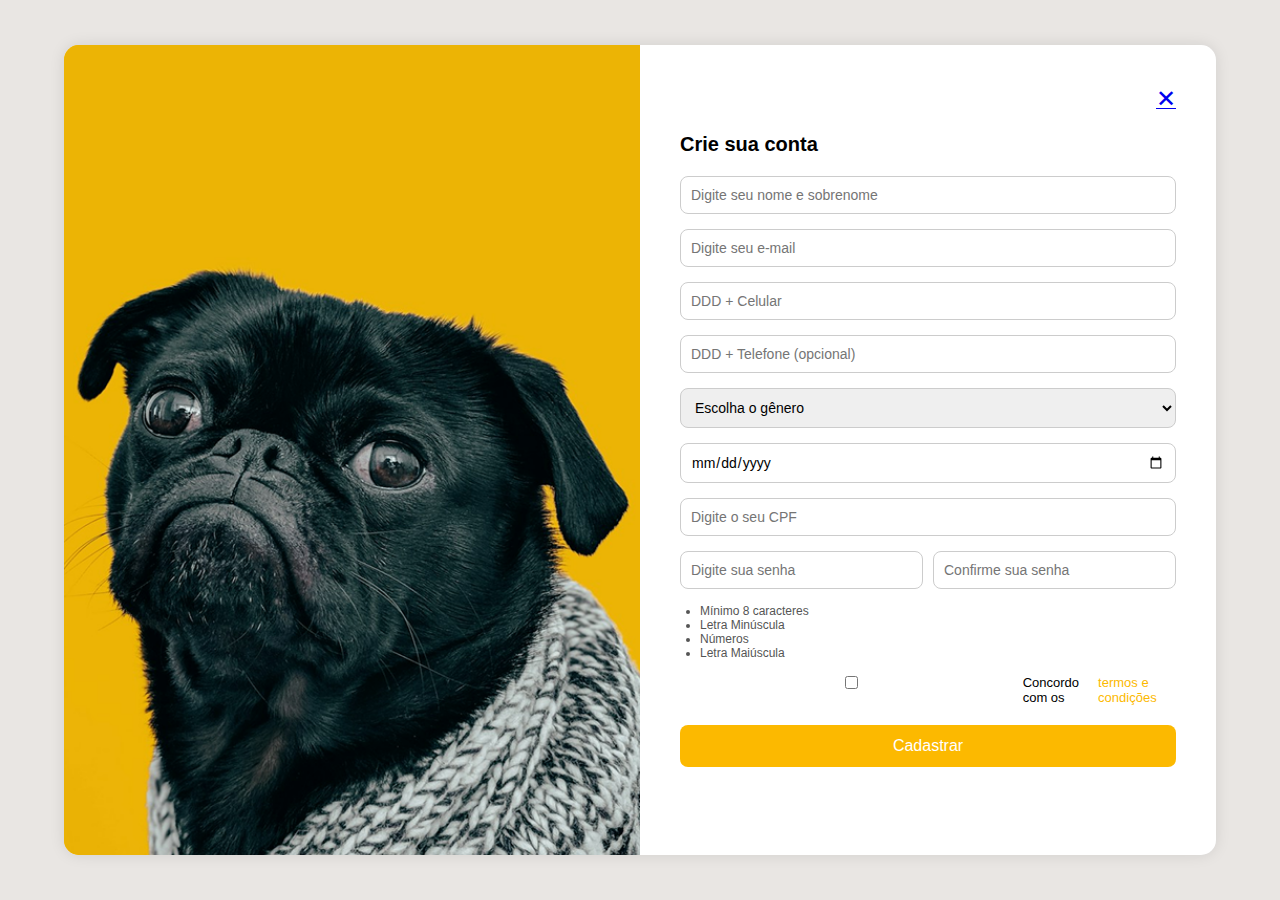
<file: cadastro2.html>
<!DOCTYPE html>
<html lang="pt-br">
<head>
  <meta charset="UTF-8" />
  <meta name="viewport" content="width=device-width, initial-scale=1.0" />
  <title>Cadastro - Oh My Dog</title>
  <link rel="stylesheet" href="css/cadastro2.css" />
</head>
<body>
  <div class="container">
    <div class="image-section">
      <img src="img/cachorropreto.png" alt="Cachorro estiloso" />
    </div>
    <div class="form-section">
      <div class="form-box">
        <div class="logo-close">
          <span class="logo"></span>
          <a href="index.html">
          <span class="close">✕</span>
        </a>
        </div>
        <h2>Crie sua conta</h2>
        <form>
          <input type="text" placeholder="Digite seu nome e sobrenome" required />
          <input type="email" placeholder="Digite seu e-mail" required />
          <input type="text" placeholder="DDD + Celular" required />
          <input type="text" placeholder="DDD + Telefone (opcional)" />
          
          <select>
            <option disabled selected>Escolha o gênero</option>
            <option>Feminino</option>
            <option>Masculino</option>
            <option>Outro</option>
            <option>Prefiro não dizer</option>
          </select>
          
          <input type="date" placeholder="Digite a data de nascimento" />
          <input type="text" placeholder="Digite o seu CPF" />
          
          <div class="passwords">
            <input type="password" placeholder="Digite sua senha" required />
            <input type="password" placeholder="Confirme sua senha" required />
          </div>

          <ul class="password-rules">
            <li>Mínimo 8 caracteres</li>
            <li>Letra Minúscula</li>
            <li>Números</li>
            <li>Letra Maiúscula</li>
          </ul>

          <label class="terms">
            <input type="checkbox" required />
            Concordo com os <a href="#">termos e condições</a>
          </label>

          <button type="submit">Cadastrar</button>
        </form>
      </div>
    </div>
  </div>
</body>
</html>
</file>
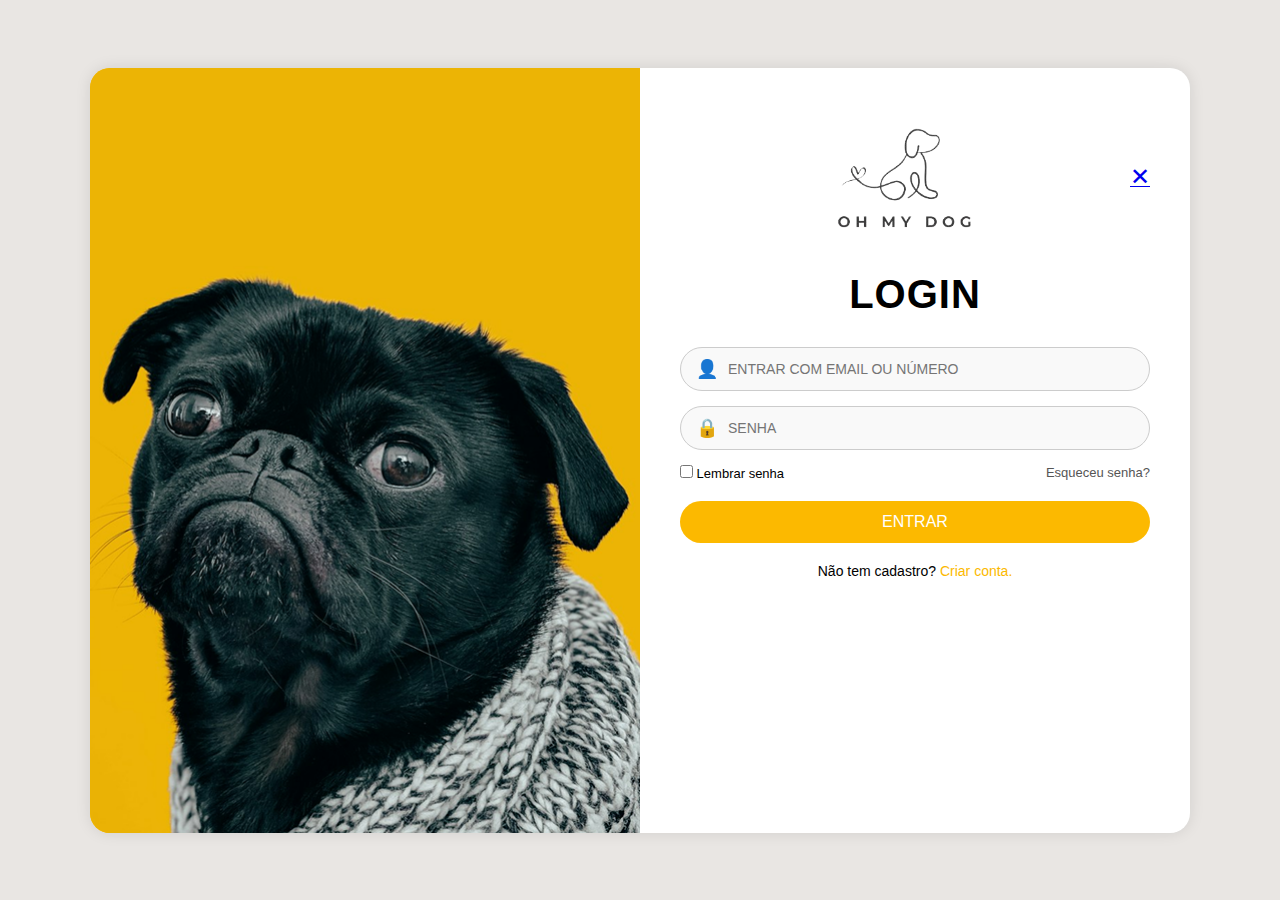
<file: login2.html>
<!DOCTYPE html>
<html lang="pt-br">
<head>
  <meta charset="UTF-8" />
  <meta name="viewport" content="width=device-width, initial-scale=1.0" />
  <title>Login - Oh My Dog</title>
  <link rel="stylesheet" href="css/login2.css" />
</head>
<body>
  <div class="container">
    <div class="image-section">
      <img src="img/cachorropreto.png" alt="Cachorro estiloso" />
    </div>
    <div class="login-section">
      <div class="form-box">
        <div class="top-bar">
          <img src="img/logo0.2-removebg-preview.png" alt="Oh My Dog" class="logo" />
          <a href="index.html">
          <span class="close">✕</span>
          </a>
        </div>
        <h2>LOGIN</h2>
        <form>
          <div class="input-icon">
            <span>👤</span>
            <input type="text" placeholder="ENTRAR COM EMAIL OU NÚMERO" required />
          </div>

          <div class="input-icon">
            <span>🔒</span>
            <input type="password" placeholder="SENHA" required />
          </div>

          <div class="form-options">
            <label>
              <input type="checkbox" />
              Lembrar senha
            </label>
            <a href="#">Esqueceu senha?</a>
          </div>

          <button type="submit">ENTRAR</button>

          <p class="register-link">Não tem cadastro? <a href="cadastro2.html">Criar conta.</a></p>
        </form>
      </div>
    </div>
  </div>
</body>
</html>
</file>
<file: css/cadastro2.css>
* {
    margin: 0;
    padding: 0;
    box-sizing: border-box;
    font-family: 'Arial', sans-serif;
  }
  
  body {
    height: 100vh;
    background-color: #e9e6e3;
    display: flex;
    justify-content: center;
    align-items: center;
  }
  
  .container {
    display: flex;
    width: 90%;
    max-width: 1200px;
    height: 90vh;
    background: white;
    border-radius: 15px;
    overflow: hidden;
    box-shadow: 0 0 15px rgba(0,0,0,0.1);
  }
  
  .image-section {
    width: 50%;
    background-color: #fcb900;
  }
  
  .image-section img {
    width: 100%;
    height: 100%;
    object-fit: cover;
  }
  
  .form-section {
    width: 50%;
    padding: 40px;
    position: relative;
  }
  
  .form-box {
    width: 100%;
    height: 100%;
    position: relative;
  }
  
  .logo-close {
    display: flex;
    justify-content: space-between;
    align-items: center;
  }
  
  .logo {
    font-weight: bold;
    font-size: 18px;
  }
  
  .close {
    font-size: 24px;
    cursor: pointer;
  }
  
  h2 {
    margin-top: 20px;
    margin-bottom: 20px;
    font-size: 20px;
  }
  
  form input,
  form select {
    width: 100%;
    margin-bottom: 15px;
    padding: 10px;
    font-size: 14px;
    border: 1px solid #ccc;
    border-radius: 8px;
  }
  
  .passwords {
    display: flex;
    gap: 10px;
  }
  
  .passwords input {
    width: 50%;
  }
  
  .password-rules {
    list-style: disc;
    padding-left: 20px;
    font-size: 12px;
    color: #555;
    margin-bottom: 15px;
  }
  
  .terms {
    display: flex;
    align-items: center;
    font-size: 13px;
    margin-bottom: 20px;
  }
  
  .terms a {
    color: #fcb900;
    margin-left: 5px;
    text-decoration: none;
  }
  
  button {
    width: 100%;
    background-color: #fcb900;
    color: white;
    border: none;
    padding: 12px;
    font-size: 16px;
    border-radius: 8px;
    cursor: pointer;
    transition: background 0.3s;
  }
  
  button:hover {
    background-color: #e0a800;
  }
</file>
<file: css/login2.css>
* {
    margin: 0;
    padding: 0;
    box-sizing: border-box;
    font-family: 'Arial', sans-serif;
  }
  
  body {
    height: 100vh;
    background-color: #e9e6e3;
    display: flex;
    justify-content: center;
    align-items: center;
  }
  
  .container {
    display: flex;
    width: 90%;
    max-width: 1100px;
    height: 85vh;
    background: white;
    border-radius: 20px;
    overflow: hidden;
    box-shadow: 0 0 15px rgba(0, 0, 0, 0.1);
  }
  
  .image-section {
    width: 50%;
    background-color: #fcb900;
  }
  
  .image-section img {
    width: 100%;
    height: 100%;
    object-fit: cover;
  }
  
  .login-section {
    width: 50%;
    padding: 40px;
    display: flex;
    flex-direction: column;
    justify-content: center;
    padding-bottom: 250px;
  }
  
  .form-box {
    width: 100%;
  }
  
  .top-bar {
    display: flex;
    justify-content: space-between;
    align-items: center;
    margin-bottom: 30px;
  }
  
  .logo {
    height: 130px;
    justify-content: right;
    padding-left: 130px;
  }
  
  .close {
    font-size: 24px;
    cursor: pointer;

  }
  
  h2 {
    text-align: center;
    margin-bottom: 30px;
    font-size: 40px;
    letter-spacing: 1px;
  }
  
  .input-icon {
    display: flex;
    align-items: center;
    border: 1px solid #ccc;
    border-radius: 999px;
    padding: 10px 15px;
    margin-bottom: 15px;
    background-color: #f9f9f9;
  }
  
  .input-icon span {
    margin-right: 10px;
    font-size: 18px;
  }
  
  .input-icon input {
    border: none;
    outline: none;
    background: transparent;
    width: 100%;
    font-size: 14px;
  }
  
  .form-options {
    display: flex;
    justify-content: space-between;
    align-items: center;
    font-size: 13px;
    margin-bottom: 20px;
  }
  
  .form-options a {
    text-decoration: none;
    color: #555;
  }
  
  button {
    width: 100%;
    background-color: #fcb900;
    color: white;
    border: none;
    padding: 12px;
    font-size: 16px;
    border-radius: 999px;
    cursor: pointer;
    transition: background 0.3s;
  }
  
  button:hover {
    background-color: #e0a800;
  }
  
  .register-link {
    text-align: center;
    margin-top: 20px;
    font-size: 14px;
  }
  
  .register-link a {
    color: #fcb900;
    text-decoration: none;
  }
</file>
